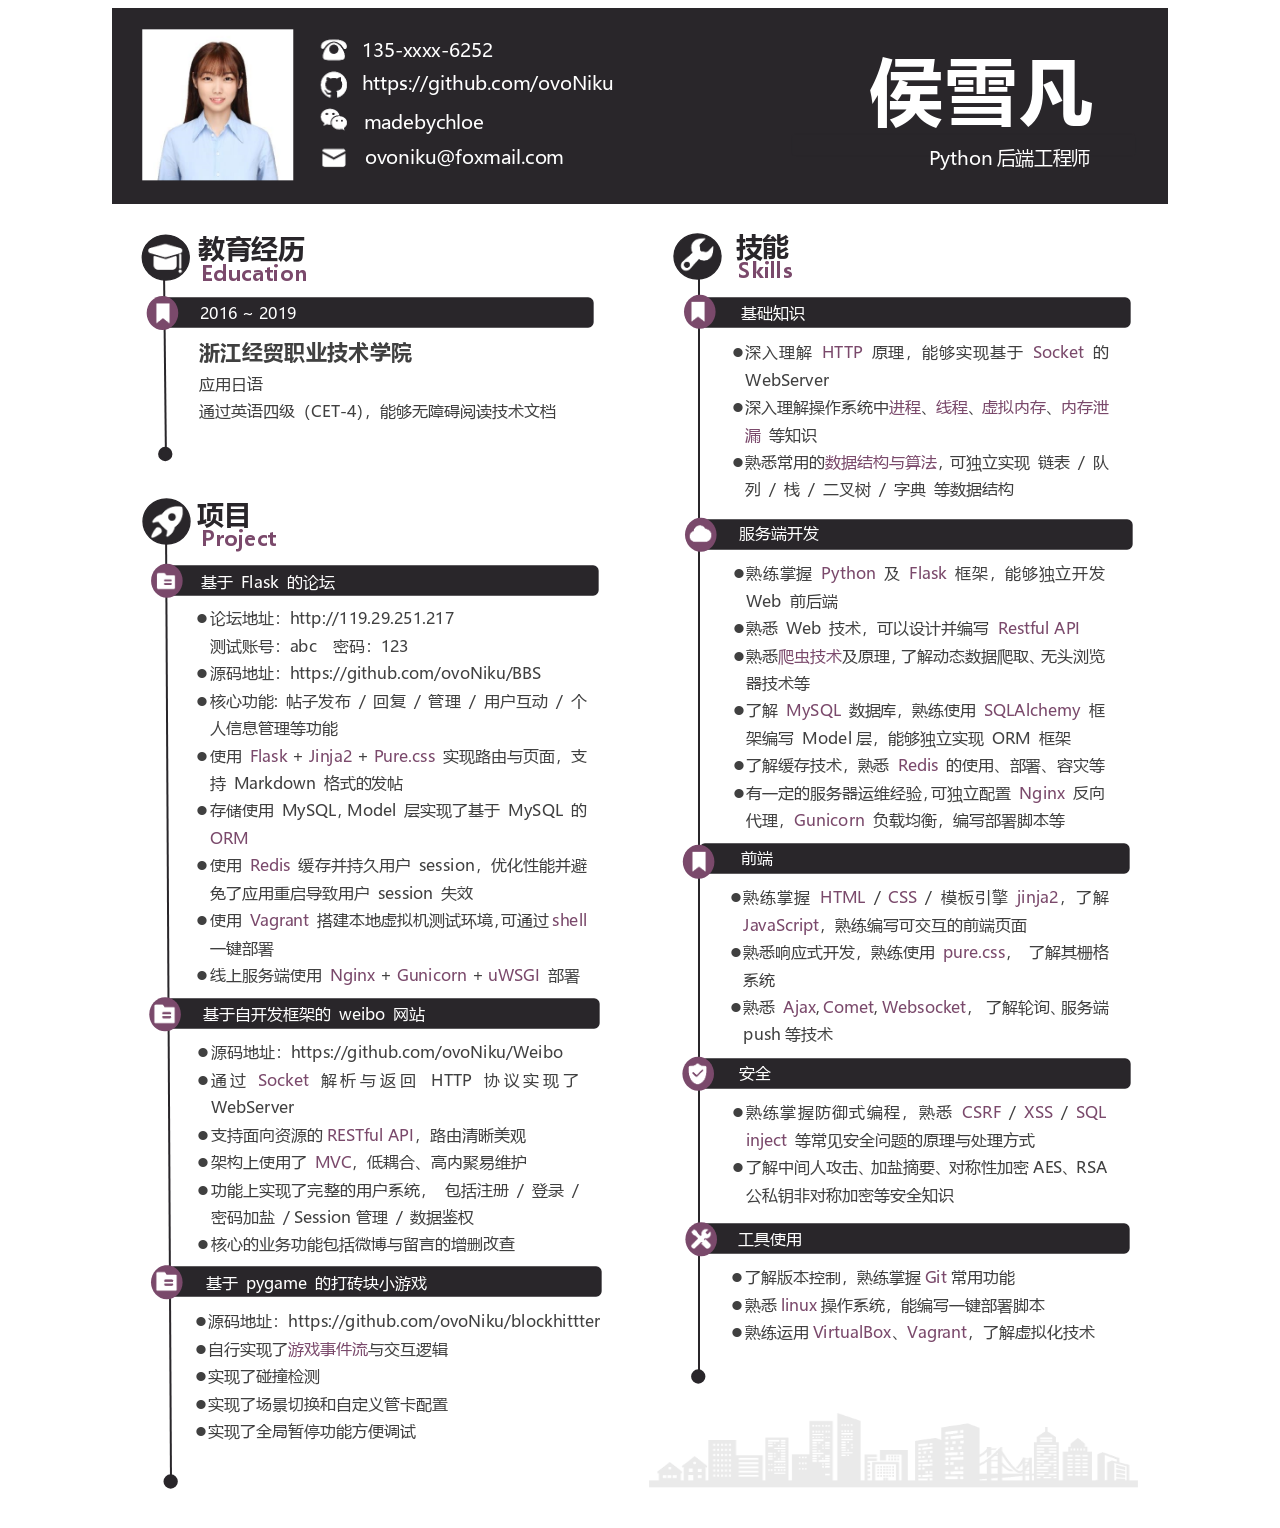
<file: index.html>
<!DOCTYPE html><!--[if IE]>  <html class="ie"> <![endif]-->
<html>
	<head>
		<meta charset="utf-8" />
		<title>
		</title>
		<link rel="stylesheet" type="text/css" href="profile/style.css" />
	</head>
	<body>
		<div class="stl_02" >
			<div class="stl_03">
				<object data="profile/img_16.svg" type="image/svg+xml" class="stl_04" style="position:absolute; width:66em; height:94.5em;">
					<embed src="profile/img_16.svg" type="image/svg+xml" />
				</object>
			</div>
			<div class="stl_view">
				<div class="stl_05 stl_06">
					<div class="stl_01" style="left:15.6017em;top: 1.852em; "><span class="stl_07 stl_08 stl_09">135-xxxx-6252 &nbsp;</span></div>
					<div class="stl_01" style="left:15.6217em;top: 3.912em; "><a href="https://github.com/ovoNiku" target="_blank"><span class="stl_07 stl_08 stl_10">https://github.com/ovoNiku &nbsp;</span></a></div>
					<div class="stl_01" style="left:47.3283em;top: 1.9387em; "><span class="stl_11 stl_08 stl_12">侯雪凡 &nbsp;</span></div>
					<div class="stl_01" style="left:15.7217em;top: 6.292em; "><span class="stl_07 stl_08 stl_13">madebychloe &nbsp;</span></div>
					<div class="stl_01" style="left:15.7917em;top: 8.482em; "><a href="mailto:ovoniku@foxmail.comPython" target="_blank"><span class="stl_07 stl_08 stl_14">ovoniku@foxmail.com &nbsp;</span></a></div>
					<div class="stl_01" style="left:51.0583em;top: 8.542em; "><a href="mailto:ovoniku@foxmail.comPython" target="_blank"><span class="stl_07 stl_08 stl_15" style="word-spacing:-0.0474em;">Python </span></a><span class="stl_16 stl_08 stl_17">后端工程师 &nbsp;</span></div>
					<div class="stl_01" style="left:38.9858em;top: 13.7346em; z-index:1324; "><span class="stl_18 stl_08 stl_12">技能 &nbsp;</span></div>
					<div class="stl_01" style="left:5.38em;top: 13.8646em; "><span class="stl_18 stl_08 stl_12">教育经历 &nbsp;</span></div>
					<div class="stl_01" style="left:39.1358em;top: 15.4744em; z-index:1331; "><span class="stl_19 stl_08 stl_20">Skills &nbsp;</span></div>
					<div class="stl_01" style="left:5.57em;top: 15.6844em; "><span class="stl_19 stl_08 stl_21">Education &nbsp;</span></div>
					<div class="stl_01" style="left:5.5em;top: 18.4036em; "><span class="stl_22 stl_08 stl_23" style="word-spacing:-0.0046em;">2016 ~ 2019 &nbsp;</span></div>
					<div class="stl_01" style="left:39.3158em;top: 18.4036em; "><span class="stl_24 stl_08 stl_12">基础知识 &nbsp;</span></div>
					<div class="stl_01" style="left:38.7358em;top: 20.8236em; "><span class="stl_25 stl_26 stl_27">⚫</span><span class="stl_28 stl_08 stl_29" style="word-spacing:0.24em;">深入理解 </span><span class="stl_30 stl_08 stl_31" style="word-spacing:0.2497em;">HTTP </span><span class="stl_28 stl_08 stl_32" style="word-spacing:0.2475em;">原理，能够实现基于 </span><span class="stl_30 stl_08 stl_33" style="word-spacing:0.2625em;">Socket </span><span class="stl_28 stl_08 stl_33" style="word-spacing:0.2625em;">的 &nbsp;</span></div>
					<div class="stl_01" style="left:39.5858em;top: 22.5436em; "><span class="stl_34 stl_08 stl_35">WebServer &nbsp;</span></div>
					<div class="stl_01" style="left:5.44em;top: 20.5844em; "><span class="stl_36 stl_08 stl_23">浙江经贸职业技术学院 &nbsp;</span></div>
					<div class="stl_01" style="left:5.44em;top: 22.8036em; "><span class="stl_28 stl_08 stl_12">应用日语 &nbsp;</span></div>
					<div class="stl_01" style="left:38.7358em;top: 24.2636em; "><span class="stl_25 stl_26 stl_27">⚫</span><span class="stl_28 stl_08 stl_35">深入理解操作系统中</span><span class="stl_37 stl_08 stl_12">进程</span><span class="stl_28 stl_08 stl_38">、</span><span class="stl_37 stl_08 stl_12">线程</span><span class="stl_28 stl_08 stl_38">、</span><span class="stl_37 stl_08 stl_12">虚拟内存</span><span class="stl_28 stl_08 stl_39">、</span><span class="stl_37 stl_08 stl_12">内存泄 &nbsp;</span></div>
					<div class="stl_01" style="left:39.5858em;top: 25.9736em; "><span class="stl_37 stl_08 stl_12" style="word-spacing:0.25em;">漏 </span><span class="stl_28 stl_08 stl_12">等知识 &nbsp;</span></div>
					<div class="stl_01" style="left:5.44em;top: 24.5136em; z-index:1442; "><span class="stl_28 stl_08 stl_40">通过英语四级（</span><span class="stl_34 stl_08 stl_41">CET-4</span><span class="stl_28 stl_08 stl_42">）</span><span class="stl_28 stl_08 stl_12">，</span><span class="stl_28 stl_08 stl_12">能够无障碍阅读技术文档 &nbsp;</span></div>
					<div class="stl_01" style="left:38.7358em;top: 27.6936em; z-index:779; "><span class="stl_25 stl_26 stl_27">⚫</span><span class="stl_28 stl_08 stl_12">熟悉常用的</span><span class="stl_37 stl_08 stl_15">数据结构与算法</span><span class="stl_28 stl_08 stl_43">，</span><span class="stl_28 stl_08 stl_12">可</span><span class="stl_28 stl_08 stl_12" style="word-spacing:0.2508em;">独立实现 链表 </span><span class="stl_34 stl_08 stl_12" style="word-spacing:0.2069em;">/ </span><span class="stl_28 stl_08 stl_12" style="word-spacing:0.2069em;">队 &nbsp;</span></div>
					<div class="stl_01" style="left:39.5858em;top: 29.4061em; "><span class="stl_28 stl_08 stl_12" style="word-spacing:0.25em;">列 </span><span class="stl_34 stl_08 stl_12" style="word-spacing:0.2069em;">/ </span><span class="stl_28 stl_08 stl_12" style="word-spacing:0.25em;">栈 </span><span class="stl_34 stl_08 stl_12" style="word-spacing:0.2069em;">/ </span><span class="stl_28 stl_08 stl_12" style="word-spacing:0.2525em;">二叉树 </span><span class="stl_34 stl_08 stl_12" style="word-spacing:0.1969em;">/ </span><span class="stl_28 stl_08 stl_12" style="word-spacing:0.25em;">字典 等数据结构 &nbsp;</span></div>
					<div class="stl_01" style="left:5.32em;top: 30.4871em; z-index:1458; "><span class="stl_18 stl_08 stl_12">项目 &nbsp;</span></div>
					<div class="stl_01" style="left:39.1858em;top: 32.1561em; "><span class="stl_24 stl_08 stl_12">服务端开发 &nbsp;</span></div>
					<div class="stl_01" style="left:5.57em;top: 32.1969em; "><span class="stl_19 stl_08 stl_44">Project &nbsp;</span></div>
					<div class="stl_01" style="left:38.7958em;top: 34.6461em; "><span class="stl_25 stl_26 stl_27">⚫</span><span class="stl_28 stl_08 stl_45" style="word-spacing:0.24em;">熟练掌握 </span><span class="stl_30 stl_08 stl_46" style="word-spacing:0.2412em;">Python </span><span class="stl_28 stl_08 stl_12" style="word-spacing:0.32em;">及 </span><span class="stl_30 stl_08 stl_47" style="word-spacing:0.2312em;">Flask </span><span class="stl_28 stl_08 stl_48">框架，能够独立开发 &nbsp;</span></div>
					<div class="stl_01" style="left:39.6458em;top: 36.3561em; "><span class="stl_34 stl_08 stl_49" style="word-spacing:0.2324em;">Web </span><span class="stl_28 stl_08 stl_12">前后端 &nbsp;</span></div>
					<div class="stl_01" style="left:5.56em;top: 35.1761em; "><span class="stl_24 stl_08 stl_12" style="word-spacing:0.252em;">基于 </span><span class="stl_22 stl_08 stl_47" style="word-spacing:0.2008em;">Flask </span><a href="http://119.29.251.217/" target="_blank"><span class="stl_24 stl_08 stl_12">的论坛 &nbsp;</span></a></div>
					<div class="stl_01" style="left:5.25em;top: 37.4561em; "><span class="stl_25 stl_26 stl_27">⚫</span><a href="http://119.29.251.217/" target="_blank"><span class="stl_28 stl_08 stl_35">论坛地址：</span></a><a href="http://119.29.251.217/" target="_blank"><span class="stl_34 stl_08 stl_12">http://119.29.251.217 &nbsp;</span></a></div>
					<div class="stl_01" style="left:6.1em;top: 39.1661em; "><span class="stl_28 stl_08 stl_50">测试</span><a href="https://github.com/ovoNiku/BBS" target="_blank"><span class="stl_28 stl_08 stl_51">账号：</span></a><a href="https://github.com/ovoNiku/BBS" target="_blank"><span class="stl_34 stl_08 stl_35" style="word-spacing:0.7em;">abc </span></a><a href="https://github.com/ovoNiku/BBS" target="_blank"><span class="stl_28 stl_08 stl_12">密码：</span></a><a href="https://github.com/ovoNiku/BBS" target="_blank"><span class="stl_34 stl_08 stl_52">123 &nbsp;</span></a></div>
					<div class="stl_01" style="left:38.7958em;top: 38.0761em; "><span class="stl_25 stl_26 stl_27">⚫</span><span class="stl_28 stl_08 stl_12" style="word-spacing:0.25em;">熟悉 </span><span class="stl_34 stl_08 stl_49" style="word-spacing:0.2324em;">Web </span><span class="stl_28 stl_08 stl_12" style="word-spacing:0.2525em;">技术，可以设计并编写 </span><span class="stl_30 stl_08 stl_53" style="word-spacing:0.017em;">Restful API &nbsp;</span></div>
					<div class="stl_01" style="left:38.7958em;top: 39.7861em; z-index:889; "><span class="stl_25 stl_26 stl_27">⚫</span><span class="stl_28 stl_08 stl_12">熟悉</span><span class="stl_37 stl_08 stl_12">爬虫技术</span><span class="stl_28 stl_08 stl_12">及原理</span><span class="stl_28 stl_08 stl_54">，</span><span class="stl_28 stl_08 stl_12">了</span><span class="stl_28 stl_08 stl_12">解动态数据爬取</span><span class="stl_28 stl_08 stl_54">、</span><span class="stl_28 stl_08 stl_12">无</span><span class="stl_28 stl_08 stl_12">头浏览 &nbsp;</span></div>
					<div class="stl_01" style="left:39.6458em;top: 41.5061em; "><span class="stl_28 stl_08 stl_12">器技术等 &nbsp;</span></div>
					<div class="stl_01" style="left:5.25em;top: 40.8861em; "><span class="stl_25 stl_26 stl_27">⚫</span><a href="https://github.com/ovoNiku/BBS" target="_blank"><span class="stl_28 stl_08 stl_35">源码地址：</span></a><a href="https://github.com/ovoNiku/BBS" target="_blank"><span class="stl_34 stl_08 stl_41">https://github.com/ovoNiku/BBS &nbsp;</span></a></div>
					<div class="stl_01" style="left:5.25em;top: 42.6061em; "><span class="stl_25 stl_26 stl_27">⚫</span><span class="stl_28 stl_08 stl_55">核心功能</span><span class="stl_34 stl_08 stl_12" style="word-spacing:0.2034em;">: </span><span class="stl_28 stl_08 stl_56" style="word-spacing:0.24em;">帖子发布 </span><span class="stl_34 stl_08 stl_12" style="word-spacing:0.1969em;">/ </span><span class="stl_28 stl_08 stl_56" style="word-spacing:0.24em;">回复 </span><span class="stl_34 stl_08 stl_12" style="word-spacing:0.2069em;">/ </span><span class="stl_28 stl_08 stl_56" style="word-spacing:0.2425em;">管理 </span><span class="stl_34 stl_08 stl_12" style="word-spacing:0.2069em;">/ </span><span class="stl_28 stl_08 stl_57" style="word-spacing:0.25em;">用户互动 </span><span class="stl_34 stl_08 stl_12" style="word-spacing:0.2069em;">/ </span><span class="stl_28 stl_08 stl_12" style="word-spacing:0.2069em;">个 &nbsp;</span></div>
					<div class="stl_01" style="left:6.1em;top: 44.3161em; "><span class="stl_28 stl_08 stl_12">人信息管理等功能 &nbsp;</span></div>
					<div class="stl_01" style="left:38.7958em;top: 43.2161em; "><span class="stl_25 stl_26 stl_27">⚫</span><span class="stl_28 stl_08 stl_12" style="word-spacing:0.25em;">了解 </span><span class="stl_30 stl_08 stl_46" style="word-spacing:0.1986em;">MySQL </span><span class="stl_28 stl_08 stl_58" style="word-spacing:0.2725em;">数据库，熟练使用 </span><span class="stl_30 stl_08 stl_59" style="word-spacing:0.2052em;">SQLAlchemy </span><span class="stl_28 stl_08 stl_59" style="word-spacing:0.2052em;">框 &nbsp;</span></div>
					<div class="stl_01" style="left:39.6458em;top: 44.9361em; "><span class="stl_28 stl_08 stl_12" style="word-spacing:0.25em;">架编写 </span><span class="stl_34 stl_08 stl_60" style="word-spacing:-0.0416em;">Model </span><span class="stl_28 stl_08 stl_13" style="word-spacing:0.2529em;">层，能够独立实现 </span><span class="stl_34 stl_08 stl_61" style="word-spacing:0.2088em;">ORM </span><span class="stl_28 stl_08 stl_56">框架 &nbsp;</span></div>
					<div class="stl_01" style="left:38.7958em;top: 46.6461em; "><span class="stl_25 stl_26 stl_27">⚫</span><span class="stl_28 stl_08 stl_62" style="word-spacing:0.265em;">了解缓存技术，熟悉 </span><span class="stl_30 stl_08 stl_63" style="word-spacing:0.2172em;">Redis </span><span class="stl_28 stl_08 stl_64">的使用、部署、容灾等 &nbsp;</span></div>
					<div class="stl_01" style="left:38.7958em;top: 48.3677em; z-index:983; "><span class="stl_25 stl_26 stl_27">⚫</span><span class="stl_28 stl_08 stl_12">有一定的服务器运维经验</span><span class="stl_28 stl_08 stl_65">，</span><span class="stl_28 stl_08 stl_12">可</span><span class="stl_28 stl_08 stl_12" style="word-spacing:0.2525em;">独立配置 </span><span class="stl_30 stl_08 stl_66" style="word-spacing:0.1994em;">Nginx </span><span class="stl_28 stl_08 stl_12">反向 &nbsp;</span></div>
					<div class="stl_01" style="left:39.6458em;top: 50.0777em; "><span class="stl_28 stl_08 stl_12">代理，</span><span class="stl_30 stl_08 stl_50" style="word-spacing:0.2105em;">Gunicorn </span><span class="stl_28 stl_08 stl_09">负载均衡，编写部署脚本等 &nbsp;</span></div>
					<div class="stl_01" style="left:5.25em;top: 46.0361em; "><span class="stl_25 stl_26 stl_27">⚫</span><span class="stl_28 stl_08 stl_12" style="word-spacing:0.2517em;">使用 </span><span class="stl_30 stl_08 stl_47" style="word-spacing:0.0112em;">Flask </span><span class="stl_34 stl_08 stl_12" style="word-spacing:0.0124em;">+ </span><span class="stl_30 stl_08 stl_67" style="word-spacing:0.0143em;">Jinja2 </span><span class="stl_34 stl_08 stl_12" style="word-spacing:0.0024em;">+ </span><span class="stl_30 stl_08 stl_68" style="word-spacing:0.2085em;">Pure.css </span><span class="stl_28 stl_08 stl_12">实现路由与页面，支 &nbsp;</span></div>
					<div class="stl_01" style="left:6.1em;top: 47.7461em; "><span class="stl_28 stl_08 stl_12" style="word-spacing:0.252em;">持 </span><span class="stl_34 stl_08 stl_10" style="word-spacing:0.212em;">Markdown </span><span class="stl_28 stl_08 stl_69">格式的发帖 &nbsp;</span></div>
					<div class="stl_01" style="left:5.25em;top: 49.4677em; z-index:238; "><span class="stl_25 stl_26 stl_27">⚫</span><span class="stl_28 stl_08 stl_12" style="word-spacing:0.2517em;">存储使用 </span><span class="stl_34 stl_08 stl_70">MySQL</span><span class="stl_28 stl_08 stl_71">，</span><span class="stl_34 stl_08 stl_41" style="word-spacing:0.2094em;">Model </span><span class="stl_28 stl_08 stl_12" style="word-spacing:0.2525em;">层实现了基于 </span><span class="stl_34 stl_08 stl_72" style="word-spacing:0.2021em;">MySQL </span><span class="stl_28 stl_08 stl_72" style="word-spacing:0.2021em;">的 &nbsp;</span></div>
					<div class="stl_01" style="left:6.1em;top: 51.1777em; "><span class="stl_30 stl_08 stl_61">ORM &nbsp;</span></div>
					<div class="stl_01" style="left:39.3158em;top: 52.4677em; "><span class="stl_24 stl_08 stl_12">前端 &nbsp;</span></div>
					<div class="stl_01" style="left:5.25em;top: 52.8977em; "><span class="stl_25 stl_26 stl_27">⚫</span><span class="stl_28 stl_08 stl_12" style="word-spacing:0.2517em;">使用 </span><span class="stl_30 stl_08 stl_63" style="word-spacing:0.2172em;">Redis </span><span class="stl_28 stl_08 stl_31" style="word-spacing:0.246em;">缓存并持久用户 </span><span class="stl_34 stl_08 stl_73">session</span><span class="stl_28 stl_08 stl_74">，优化性能并避 &nbsp;</span></div>
					<div class="stl_01" style="left:6.1em;top: 54.6077em; "><span class="stl_28 stl_08 stl_12" style="word-spacing:0.2517em;">免了应用重启导致用户 </span><span class="stl_34 stl_08 stl_40" style="word-spacing:0.211em;">session </span><span class="stl_28 stl_08 stl_12">失效 &nbsp;</span></div>
					<div class="stl_01" style="left:5.25em;top: 56.3277em; z-index:329; "><span class="stl_25 stl_26 stl_27">⚫</span><span class="stl_28 stl_08 stl_12" style="word-spacing:0.2517em;">使用 </span><span class="stl_30 stl_08 stl_75" style="word-spacing:0.2294em;">Vagrant </span><span class="stl_28 stl_08 stl_66">搭建本地虚拟机测试环境</span><span class="stl_28 stl_08 stl_42">，</span><span class="stl_28 stl_08 stl_12">可</span><span class="stl_28 stl_08 stl_12" style="word-spacing:-0.0565em;">通过 </span><span class="stl_30 stl_08 stl_74">shell &nbsp;</span></div>
					<div class="stl_01" style="left:6.1em;top: 58.0377em; "><span class="stl_28 stl_08 stl_12">一键部署 &nbsp;</span></div>
					<div class="stl_01" style="left:38.6158em;top: 54.8977em; "><span class="stl_25 stl_26 stl_27">⚫</span><span class="stl_28 stl_08 stl_76" style="word-spacing:0.2383em;">熟练掌握 </span><span class="stl_30 stl_08 stl_77" style="word-spacing:0.2109em;">HTML </span><span class="stl_34 stl_08 stl_12" style="word-spacing:0.2069em;">/ </span><span class="stl_30 stl_08 stl_74" style="word-spacing:0.195em;">CSS </span><span class="stl_34 stl_08 stl_12" style="word-spacing:0.2569em;">/ </span><span class="stl_28 stl_08 stl_29" style="word-spacing:0.18em;">模板引擎 </span><span class="stl_30 stl_08 stl_78">jinja2</span><span class="stl_28 stl_08 stl_29">，了解 &nbsp;</span></div>
					<div class="stl_01" style="left:39.4658em;top: 56.6077em; "><span class="stl_30 stl_08 stl_79">JavaScript</span><span class="stl_28 stl_08 stl_12">，熟练编写可交互的前端页面 &nbsp;</span></div>
					<div class="stl_01" style="left:38.6158em;top: 58.3277em; "><span class="stl_25 stl_26 stl_27">⚫</span><span class="stl_28 stl_08 stl_09" style="word-spacing:0.2543em;">熟悉响应式开发，熟练使用 </span><span class="stl_30 stl_08 stl_80">pure.css</span><span class="stl_28 stl_08 stl_12" style="word-spacing:0.24em;">， 了解其栅格 &nbsp;</span></div>
					<div class="stl_01" style="left:39.4658em;top: 60.0377em; "><span class="stl_28 stl_08 stl_12">系统 &nbsp;</span></div>
					<div class="stl_01" style="left:5.25em;top: 59.7577em; "><span class="stl_25 stl_26 stl_27">⚫</span><span class="stl_28 stl_08 stl_12" style="word-spacing:0.2517em;">线上服务端使用 </span><span class="stl_30 stl_08 stl_66" style="word-spacing:0.0077em;">Nginx </span><span class="stl_34 stl_08 stl_12" style="word-spacing:0.0024em;">+ </span><span class="stl_30 stl_08 stl_70" style="word-spacing:0.002em;">Gunicorn </span><span class="stl_34 stl_08 stl_12" style="word-spacing:0.0024em;">+ </span><span class="stl_30 stl_08 stl_33" style="word-spacing:0.2075em;">uWSGI </span><span class="stl_28 stl_08 stl_12">部署 &nbsp;</span></div>
					<div class="stl_01" style="left:38.6158em;top: 61.7577em; z-index:1130; "><span class="stl_25 stl_26 stl_27">⚫</span><span class="stl_28 stl_08 stl_12" style="word-spacing:0.25em;">熟悉 </span><span class="stl_30 stl_08 stl_51">Ajax</span><span class="stl_34 stl_08 stl_12" style="word-spacing:-0.0666em;">, </span><span class="stl_30 stl_08 stl_40">Comet</span><span class="stl_34 stl_08 stl_12" style="word-spacing:-0.0666em;">, </span><span class="stl_30 stl_08 stl_81">Websocket</span><span class="stl_28 stl_08 stl_12" style="word-spacing:-0.03em;">， 了解轮询</span><span class="stl_28 stl_08 stl_82">、</span><span class="stl_28 stl_08 stl_12">服</span><span class="stl_28 stl_08 stl_12">务端 &nbsp;</span></div>
					<div class="stl_01" style="left:39.4658em;top: 63.4677em; "><span class="stl_34 stl_08 stl_83" style="word-spacing:-0.0464em;">push </span><span class="stl_28 stl_08 stl_12">等技术 &nbsp;</span></div>
					<div class="stl_01" style="left:5.69em;top: 62.2177em; "><span class="stl_24 stl_08 stl_12" style="word-spacing:0.2517em;">基于自开发框架的 </span><span class="stl_22 stl_08 stl_84" style="word-spacing:0.2137em;">weibo </span><span class="stl_24 stl_08 stl_12">网站 &nbsp;</span></div>
					<div class="stl_01" style="left:5.31em;top: 64.5777em; "><span class="stl_25 stl_26 stl_27">⚫</span><a href="https://github.com/ovoNiku/Weibo" target="_blank"><span class="stl_28 stl_08 stl_35">源码地址：</span></a><a href="https://github.com/ovoNiku/Weibo" target="_blank"><span class="stl_34 stl_08 stl_44">https://github.com/ovoNiku/Weibo &nbsp;</span></a></div>
					<div class="stl_01" style="left:5.31em;top: 66.2977em; "><span class="stl_25 stl_26 stl_27">⚫</span><span class="stl_28 stl_08 stl_12" style="word-spacing:-0.01em;">通 过</span><span class="stl_28 stl_08 stl_12" style="word-spacing:0.4817em;">&nbsp;</span><span class="stl_30 stl_08 stl_33" style="word-spacing:0.4408em;">Socket </span><span class="stl_28 stl_08 stl_12" style="word-spacing:-0.0135em;">解 析 与 返 回</span><span class="stl_28 stl_08 stl_12" style="word-spacing:0.7265em;">&nbsp;</span><span class="stl_34 stl_08 stl_31" style="word-spacing:0.4272em;">HTTP </span><span class="stl_28 stl_08 stl_12" style="word-spacing:-0.0085em;">协 议 实 现 了 &nbsp;</span></div>
					<div class="stl_01" style="left:6.16em;top: 68.0177em; "><span class="stl_34 stl_08 stl_35">WebServer &nbsp;</span></div>
					<div class="stl_01" style="left:39.1858em;top: 65.8977em; "><span class="stl_24 stl_08 stl_12">安全 &nbsp;</span></div>
					<div class="stl_01" style="left:38.7558em;top: 68.3302em; "><span class="stl_25 stl_26 stl_27">⚫</span><span class="stl_28 stl_08 stl_85" style="word-spacing:0.2519em;">熟练掌握防御式编程，熟悉 </span><span class="stl_30 stl_08 stl_50" style="word-spacing:0.2088em;">CSRF </span><span class="stl_34 stl_08 stl_12" style="word-spacing:0.2169em;">/ </span><span class="stl_30 stl_08 stl_86" style="word-spacing:0.2071em;">XSS </span><span class="stl_34 stl_08 stl_12" style="word-spacing:0.2185em;">/ </span><span class="stl_30 stl_08 stl_12">SQL &nbsp;</span></div>
					<div class="stl_01" style="left:39.6058em;top: 70.0502em; "><span class="stl_30 stl_08 stl_87" style="word-spacing:0.201em;">inject </span><span class="stl_28 stl_08 stl_47">等常见安全问题的原理与处理方式 &nbsp;</span></div>
					<div class="stl_01" style="left:38.7558em;top: 71.7702em; z-index:1211; "><span class="stl_25 stl_26 stl_27">⚫</span><span class="stl_28 stl_08 stl_12">了解中间人攻击</span><span class="stl_28 stl_08 stl_88">、</span><span class="stl_28 stl_08 stl_12">加</span><span class="stl_28 stl_08 stl_12">盐摘要</span><span class="stl_28 stl_08 stl_89">、</span><span class="stl_28 stl_08 stl_12">对</span><span class="stl_28 stl_08 stl_12">称性加密 </span><span class="stl_34 stl_08 stl_41">AES</span><span class="stl_28 stl_08 stl_90">、</span><span class="stl_34 stl_08 stl_12">RSA &nbsp;</span></div>
					<div class="stl_01" style="left:39.6058em;top: 73.4802em; "><span class="stl_28 stl_08 stl_12">公私钥非对称加密等安全知识 &nbsp;</span></div>
					<div class="stl_01" style="left:5.31em;top: 69.7302em; "><span class="stl_25 stl_26 stl_27">⚫</span><span class="stl_28 stl_08 stl_12" style="word-spacing:0.0017em;">支持面向资源的 </span><span class="stl_30 stl_08 stl_91" style="word-spacing:0.0178em;">RESTful API</span><span class="stl_28 stl_08 stl_12">，路由清晰美观 &nbsp;</span></div>
					<div class="stl_01" style="left:5.31em;top: 71.4502em; "><span class="stl_25 stl_26 stl_27">⚫</span><span class="stl_28 stl_08 stl_12" style="word-spacing:0.2517em;">架构上使用了 </span><span class="stl_30 stl_08 stl_92">MVC</span><span class="stl_28 stl_08 stl_47">，低耦合、高内聚易维护 &nbsp;</span></div>
					<div class="stl_01" style="left:5.31em;top: 73.1602em; "><span class="stl_25 stl_26 stl_27">⚫</span><span class="stl_28 stl_08 stl_93" style="word-spacing:0.2483em;">功能上实现了完整的用户系统， 包括注册 </span><span class="stl_34 stl_08 stl_12" style="word-spacing:0.1969em;">/ </span><span class="stl_28 stl_08 stl_56" style="word-spacing:0.24em;">登录 </span><span class="stl_34 stl_08 stl_56" style="word-spacing:0.24em;">/ &nbsp;</span></div>
					<div class="stl_01" style="left:6.16em;top: 74.8802em; "><span class="stl_28 stl_08 stl_12" style="word-spacing:0.2517em;">密码加盐 </span><span class="stl_34 stl_08 stl_47" style="word-spacing:-0.0152em;">/ Session </span><span class="stl_28 stl_08 stl_58" style="word-spacing:0.27em;">管理 </span><span class="stl_34 stl_08 stl_12" style="word-spacing:0.2069em;">/ </span><span class="stl_28 stl_08 stl_12">数据鉴权 &nbsp;</span></div>
					<div class="stl_01" style="left:39.1258em;top: 76.2802em; "><span class="stl_24 stl_08 stl_12">工具使用 &nbsp;</span></div>
					<div class="stl_01" style="left:5.31em;top: 76.5902em; "><span class="stl_25 stl_26 stl_27">⚫</span><span class="stl_28 stl_08 stl_12">核心的业务功能包括微博与留言的增删改查 &nbsp;</span></div>
					<div class="stl_01" style="left:38.6858em;top: 78.6502em; "><span class="stl_25 stl_26 stl_27">⚫</span><span class="stl_28 stl_08 stl_12" style="word-spacing:0.0025em;">了解版本控制，熟练掌握 </span><span class="stl_30 stl_08 stl_94" style="word-spacing:-0.0467em;">Git </span><span class="stl_28 stl_08 stl_12">常用功能 &nbsp;</span></div>
					<div class="stl_01" style="left:5.85em;top: 79.0302em; "><span class="stl_24 stl_08 stl_12" style="word-spacing:0.2517em;">基于 </span><span class="stl_22 stl_08 stl_80" style="word-spacing:0.2097em;">pygame </span><span class="stl_24 stl_08 stl_12">的打砖块小游戏 &nbsp;</span></div>
					<div class="stl_01" style="left:38.6858em;top: 80.3602em; "><span class="stl_25 stl_26 stl_27">⚫</span><span class="stl_28 stl_08 stl_12">熟悉 </span><span class="stl_30 stl_08 stl_46" style="word-spacing:-0.0409em;">linux </span><span class="stl_28 stl_08 stl_95">操作系统，能编写一键部署脚本 &nbsp;</span></div>
					<div class="stl_01" style="left:38.6858em;top: 82.0802em; "><span class="stl_25 stl_26 stl_27">⚫</span><span class="stl_28 stl_08 stl_12">熟练运用 </span><span class="stl_30 stl_08 stl_31">VirtualBox</span><span class="stl_28 stl_08 stl_58">、</span><span class="stl_30 stl_08 stl_96">Vagrant</span><span class="stl_28 stl_08 stl_97">，了解虚拟化技术 &nbsp;</span></div>
					<div class="stl_01" style="left:5.18em;top: 81.4002em; "><span class="stl_25 stl_26 stl_27">⚫</span><a href="https://github.com/ovoNiku/blockhittter" target="_blank"><span class="stl_28 stl_08 stl_35">源码地址：</span></a><a href="https://github.com/ovoNiku/blockhittter" target="_blank"><span class="stl_34 stl_08 stl_20">https://github.com/ovoNiku/blockhittter &nbsp;</span></a></div>
					<div class="stl_01" style="left:5.18em;top: 83.1102em; "><span class="stl_25 stl_26 stl_27">⚫</span><span class="stl_28 stl_08 stl_35">自行实现了</span><span class="stl_37 stl_08 stl_12">游戏事件流</span><span class="stl_28 stl_08 stl_12">与交互逻辑 &nbsp;</span></div>
					<div class="stl_01" style="left:5.18em;top: 84.8302em; "><span class="stl_25 stl_26 stl_27">⚫</span><span class="stl_28 stl_08 stl_12">实现了碰撞检测 &nbsp;</span></div>
					<div class="stl_01" style="left:5.18em;top: 86.5399em; "><span class="stl_25 stl_26 stl_27">⚫</span><span class="stl_28 stl_08 stl_12">实现了场景切换和自定义管卡配置 &nbsp;</span></div>
					<div class="stl_01" style="left:5.18em;top: 88.2619em; "><span class="stl_25 stl_26 stl_27">⚫</span><span class="stl_28 stl_08 stl_12">实现了全局暂停功能方便调试 &nbsp;</span></div>
				</div>
			</div>
		</div>
	</body>
</html>
</file>
<file: profile/style.css>
sup {
	top: -0.4em;
	vertical-align: baseline;
	position: relative;
}
sub {
	top: 0.4em;
	vertical-align: baseline;
	position: relative;
}
a:link {text-decoration:none;}
a:visited {text-decoration:none;}
@media screen and (min-device-pixel-ratio:0), (-webkit-min-device-pixel-ratio:0), (min--moz-device-pixel-ratio: 0) {.stl_view{ font-size:10em; transform:scale(0.1); -moz-transform:scale(0.1); -webkit-transform:scale(0.1); -moz-transform-origin:top left; -webkit-transform-origin:top left; } }
.layer { }.ie { font-size: 1pt; }
.ie body { font-size: 12em; }
.stl_01 {
	position: absolute;
	white-space: nowrap;
}
.stl_02 {
	height: 94.5em;
	font-size: 1em;
	margin: 0em auto;
	line-height: 0.0em;
	display: block;
	border-style: none;
	width: 66em;
}

@supports(-ms-ime-align:auto) { .stl_02 {width: auto; overflow: hidden;}}
.stl_03 {
	position: relative;
}
.stl_04 {
	left: 0em;
	position: absolute;
	top: 0em;
}
.stl_05 {
	position: relative;
	width: 66em;
}
.stl_06 {
	height: 9.45em;
}
.ie .stl_06 {
	height: 94.5em;
}
@font-face {
	font-family:"MJANAC+MicrosoftYaHei";
	src:url("a2407ea2-0000-0000-0000-000000000000.woff") format("woff");
}
.stl_07 {
	font-size: 1.17em;
	font-family: "MJANAC+MicrosoftYaHei";
	color: #FFFFFF;
}
.stl_08 {
	line-height: 1.319824em;
}
.stl_09 {
	letter-spacing: -0.0009em;
}

.ie .stl_09 {
	letter-spacing: -0.0173px;
}
.stl_10 {
	letter-spacing: -0.0017em;
}

.ie .stl_10 {
	letter-spacing: -0.0327px;
}
@font-face {
	font-family:"IOOQUO+MicrosoftYaHei-Bold";
	src:url("6baf680f-0001-0000-0000-000000000000.woff") format("woff");
}
.stl_11 {
	font-size: 4.67em;
	font-family: "IOOQUO+MicrosoftYaHei-Bold", "Times New Roman";
	color: #FFFFFF;
}
.stl_12 {
	letter-spacing: 0em;
}

.ie .stl_12 {
	letter-spacing: 0px;
}
.stl_13 {
	letter-spacing: -0.0014em;
}

.ie .stl_13 {
	letter-spacing: -0.0258px;
}
.stl_14 {
	letter-spacing: -0.0027em;
}

.ie .stl_14 {
	letter-spacing: -0.0497px;
}
.stl_15 {
	letter-spacing: 0.0004em;
}

.ie .stl_15 {
	letter-spacing: 0.007px;
}
@font-face {
	font-family:"NUWAHR+MicrosoftYaHei";
	src:url("6ce79f55-0000-0000-0000-000000000000.woff") format("woff");
}
.stl_16 {
	font-size: 1.17em;
	font-family: "NUWAHR+MicrosoftYaHei", "Times New Roman";
	color: #FFFFFF;
}
.stl_17 {
	letter-spacing: -0.0045em;
}

.ie .stl_17 {
	letter-spacing: -0.0842px;
}
.stl_18 {
	font-size: 1.67em;
	font-family: "IOOQUO+MicrosoftYaHei-Bold", "Times New Roman";
	color: #29262A;
}
@font-face {
	font-family:"RQSAWA+MicrosoftYaHei-Bold";
	src:url("40707e67-0001-0000-0000-000000000000.woff") format("woff");
}
.stl_19 {
	font-size: 1.33em;
	font-family: "RQSAWA+MicrosoftYaHei-Bold";
	color: #7A496B;
}
.stl_20 {
	letter-spacing: -0.0005em;
}

.ie .stl_20 {
	letter-spacing: -0.0104px;
}
.stl_21 {
	letter-spacing: 0.0005em;
}

.ie .stl_21 {
	letter-spacing: 0.0114px;
}
.stl_22 {
	font-size: 1em;
	font-family: "MJANAC+MicrosoftYaHei";
	color: #FFFFFF;
}
.stl_23 {
	letter-spacing: 0.0016em;
}

.ie .stl_23 {
	letter-spacing: 0.0252px;
}
.stl_24 {
	font-size: 1em;
	font-family: "NUWAHR+MicrosoftYaHei", "Times New Roman";
	color: #FFFFFF;
}
@font-face {
	font-family:"WNWCHG+Wingdings-Regular";
	src:url("72b3003a-0000-0000-0000-000000000000.woff") format("woff");
}
.stl_25 {
	font-size: 1em;
	font-family: "WNWCHG+Wingdings-Regular", "Times New Roman";
	color: #404040;
}
.stl_26 {
	line-height: 1.109863em;
}
.stl_27 {
	letter-spacing: 0.1034em;
}

.ie .stl_27 {
	letter-spacing: 1.6547px;
}
.stl_28 {
	font-size: 1em;
	font-family: "NUWAHR+MicrosoftYaHei", "Times New Roman";
	color: #404040;
}
.stl_29 {
	letter-spacing: 0.06em;
}

.ie .stl_29 {
	letter-spacing: 0.96px;
}
.stl_30 {
	font-size: 1em;
	font-family: "MJANAC+MicrosoftYaHei";
	color: #7A496B;
}
.stl_31 {
	letter-spacing: 0.003em;
}

.ie .stl_31 {
	letter-spacing: 0.0484px;
}
.stl_32 {
	letter-spacing: 0.0603em;
}

.ie .stl_32 {
	letter-spacing: 0.964px;
}
.stl_33 {
	letter-spacing: -0.0036em;
}

.ie .stl_33 {
	letter-spacing: -0.0582px;
}
.stl_34 {
	font-size: 1em;
	font-family: "MJANAC+MicrosoftYaHei";
	color: #404040;
}
.stl_35 {
	letter-spacing: 0.0003em;
}

.ie .stl_35 {
	letter-spacing: 0.0054px;
}
.stl_36 {
	font-size: 1.33em;
	font-family: "IOOQUO+MicrosoftYaHei-Bold", "Times New Roman";
	color: #404040;
}
.stl_37 {
	font-size: 1em;
	font-family: "NUWAHR+MicrosoftYaHei", "Times New Roman";
	color: #7A496B;
}
.stl_38 {
	letter-spacing: -0.1em;
}

.ie .stl_38 {
	letter-spacing: -1.6px;
}
.stl_39 {
	letter-spacing: -0.09em;
}

.ie .stl_39 {
	letter-spacing: -1.4399px;
}
.stl_40 {
	letter-spacing: 0.0002em;
}

.ie .stl_40 {
	letter-spacing: 0.0038px;
}
.stl_41 {
	letter-spacing: -0.0002em;
}

.ie .stl_41 {
	letter-spacing: -0.0033px;
}
.stl_42 {
	letter-spacing: -0.5em;
}

.ie .stl_42 {
	letter-spacing: -8px;
}
.stl_43 {
	letter-spacing: -0.21em;
}

.ie .stl_43 {
	letter-spacing: -3.36px;
}
.stl_44 {
	letter-spacing: -0.0011em;
}

.ie .stl_44 {
	letter-spacing: -0.0237px;
}
.stl_45 {
	letter-spacing: 0.04em;
}

.ie .stl_45 {
	letter-spacing: 0.64px;
}
.stl_46 {
	letter-spacing: 0.0006em;
}

.ie .stl_46 {
	letter-spacing: 0.0092px;
}
.stl_47 {
	letter-spacing: -0.0007em;
}

.ie .stl_47 {
	letter-spacing: -0.012px;
}
.stl_48 {
	letter-spacing: 0.0415em;
}

.ie .stl_48 {
	letter-spacing: 0.664px;
}
.stl_49 {
	letter-spacing: -0.013em;
}

.ie .stl_49 {
	letter-spacing: -0.2077px;
}
.stl_50 {
	letter-spacing: 0.001em;
}

.ie .stl_50 {
	letter-spacing: 0.016px;
}
.stl_51 {
	letter-spacing: -0.0001em;
}

.ie .stl_51 {
	letter-spacing: -0.0018px;
}
.stl_52 {
	letter-spacing: 0.0036em;
}

.ie .stl_52 {
	letter-spacing: 0.0572px;
}
.stl_53 {
	letter-spacing: -0.0055em;
}

.ie .stl_53 {
	letter-spacing: -0.088px;
}
.stl_54 {
	letter-spacing: -0.3em;
}

.ie .stl_54 {
	letter-spacing: -4.8px;
}
.stl_55 {
	letter-spacing: 0.0104em;
}

.ie .stl_55 {
	letter-spacing: 0.1667px;
}
.stl_56 {
	letter-spacing: 0.01em;
}

.ie .stl_56 {
	letter-spacing: 0.16px;
}
.stl_57 {
	letter-spacing: 0.006em;
}

.ie .stl_57 {
	letter-spacing: 0.096px;
}
.stl_58 {
	letter-spacing: -0.01em;
}

.ie .stl_58 {
	letter-spacing: -0.16px;
}
.stl_59 {
	letter-spacing: 0.0032em;
}

.ie .stl_59 {
	letter-spacing: 0.0505px;
}
.stl_60 {
	letter-spacing: 0.002em;
}

.ie .stl_60 {
	letter-spacing: 0.0327px;
}
.stl_61 {
	letter-spacing: -0.0024em;
}

.ie .stl_61 {
	letter-spacing: -0.0382px;
}
.stl_62 {
	letter-spacing: -0.0062em;
}

.ie .stl_62 {
	letter-spacing: -0.1px;
}
.stl_63 {
	letter-spacing: -0.007em;
}

.ie .stl_63 {
	letter-spacing: -0.1119px;
}
.stl_64 {
	letter-spacing: -0.0122em;
}

.ie .stl_64 {
	letter-spacing: -0.1955px;
}
.stl_65 {
	letter-spacing: -0.44em;
}

.ie .stl_65 {
	letter-spacing: -7.04px;
}
.stl_66 {
	letter-spacing: 0.0008em;
}

.ie .stl_66 {
	letter-spacing: 0.0121px;
}
.stl_67 {
	letter-spacing: 0.0022em;
}

.ie .stl_67 {
	letter-spacing: 0.0347px;
}
.stl_68 {
	letter-spacing: -0.0019em;
}

.ie .stl_68 {
	letter-spacing: -0.0305px;
}
.stl_69 {
	letter-spacing: -0.0025em;
}

.ie .stl_69 {
	letter-spacing: -0.04px;
}
.stl_70 {
	letter-spacing: -0.0003em;
}

.ie .stl_70 {
	letter-spacing: -0.0052px;
}
.stl_71 {
	letter-spacing: -0.32em;
}

.ie .stl_71 {
	letter-spacing: -5.12px;
}
.stl_72 {
	letter-spacing: -0.0016em;
}

.ie .stl_72 {
	letter-spacing: -0.0257px;
}
.stl_73 {
	letter-spacing: 0.0026em;
}

.ie .stl_73 {
	letter-spacing: 0.042px;
}
.stl_74 {
	letter-spacing: 0.0015em;
}

.ie .stl_74 {
	letter-spacing: 0.024px;
}
.stl_75 {
	letter-spacing: -0.0134em;
}

.ie .stl_75 {
	letter-spacing: -0.2145px;
}
.stl_76 {
	letter-spacing: 0.0623em;
}

.ie .stl_76 {
	letter-spacing: 0.9973px;
}
.stl_77 {
	letter-spacing: -0.0022em;
}

.ie .stl_77 {
	letter-spacing: -0.0359px;
}
.stl_78 {
	letter-spacing: 0.0124em;
}

.ie .stl_78 {
	letter-spacing: 0.1982px;
}
.stl_79 {
	letter-spacing: -0.0034em;
}

.ie .stl_79 {
	letter-spacing: -0.0547px;
}
.stl_80 {
	letter-spacing: -0.0015em;
}

.ie .stl_80 {
	letter-spacing: -0.0241px;
}
.stl_81 {
	letter-spacing: -0.0065em;
}

.ie .stl_81 {
	letter-spacing: -0.1033px;
}
.stl_82 {
	letter-spacing: -0.28em;
}

.ie .stl_82 {
	letter-spacing: -4.48px;
}
.stl_83 {
	letter-spacing: 0.0014em;
}

.ie .stl_83 {
	letter-spacing: 0.0225px;
}
.stl_84 {
	letter-spacing: -0.0012em;
}

.ie .stl_84 {
	letter-spacing: -0.0189px;
}
.stl_85 {
	letter-spacing: 0.0808em;
}

.ie .stl_85 {
	letter-spacing: 1.2931px;
}
.stl_86 {
	letter-spacing: 0.0019em;
}

.ie .stl_86 {
	letter-spacing: 0.0307px;
}
.stl_87 {
	letter-spacing: 0.0017em;
}

.ie .stl_87 {
	letter-spacing: 0.028px;
}
.stl_88 {
	letter-spacing: -0.14em;
}

.ie .stl_88 {
	letter-spacing: -2.2401px;
}
.stl_89 {
	letter-spacing: -0.1375em;
}

.ie .stl_89 {
	letter-spacing: -2.2px;
}
.stl_90 {
	letter-spacing: -0.1383em;
}

.ie .stl_90 {
	letter-spacing: -2.2134px;
}
.stl_91 {
	letter-spacing: -0.0059em;
}

.ie .stl_91 {
	letter-spacing: -0.0947px;
}
.stl_92 {
	letter-spacing: -0.0041em;
}

.ie .stl_92 {
	letter-spacing: -0.0654px;
}
.stl_93 {
	letter-spacing: 0.0094em;
}

.ie .stl_93 {
	letter-spacing: 0.15px;
}
.stl_94 {
	letter-spacing: -0.0004em;
}

.ie .stl_94 {
	letter-spacing: -0.0061px;
}
.stl_95 {
	letter-spacing: -0.0006em;
}

.ie .stl_95 {
	letter-spacing: -0.0092px;
}
.stl_96 {
	letter-spacing: -0.0117em;
}

.ie .stl_96 {
	letter-spacing: -0.1874px;
}
.stl_97 {
	letter-spacing: 0.0013em;
}

.ie .stl_97 {
	letter-spacing: 0.0206px;
}
</file>
